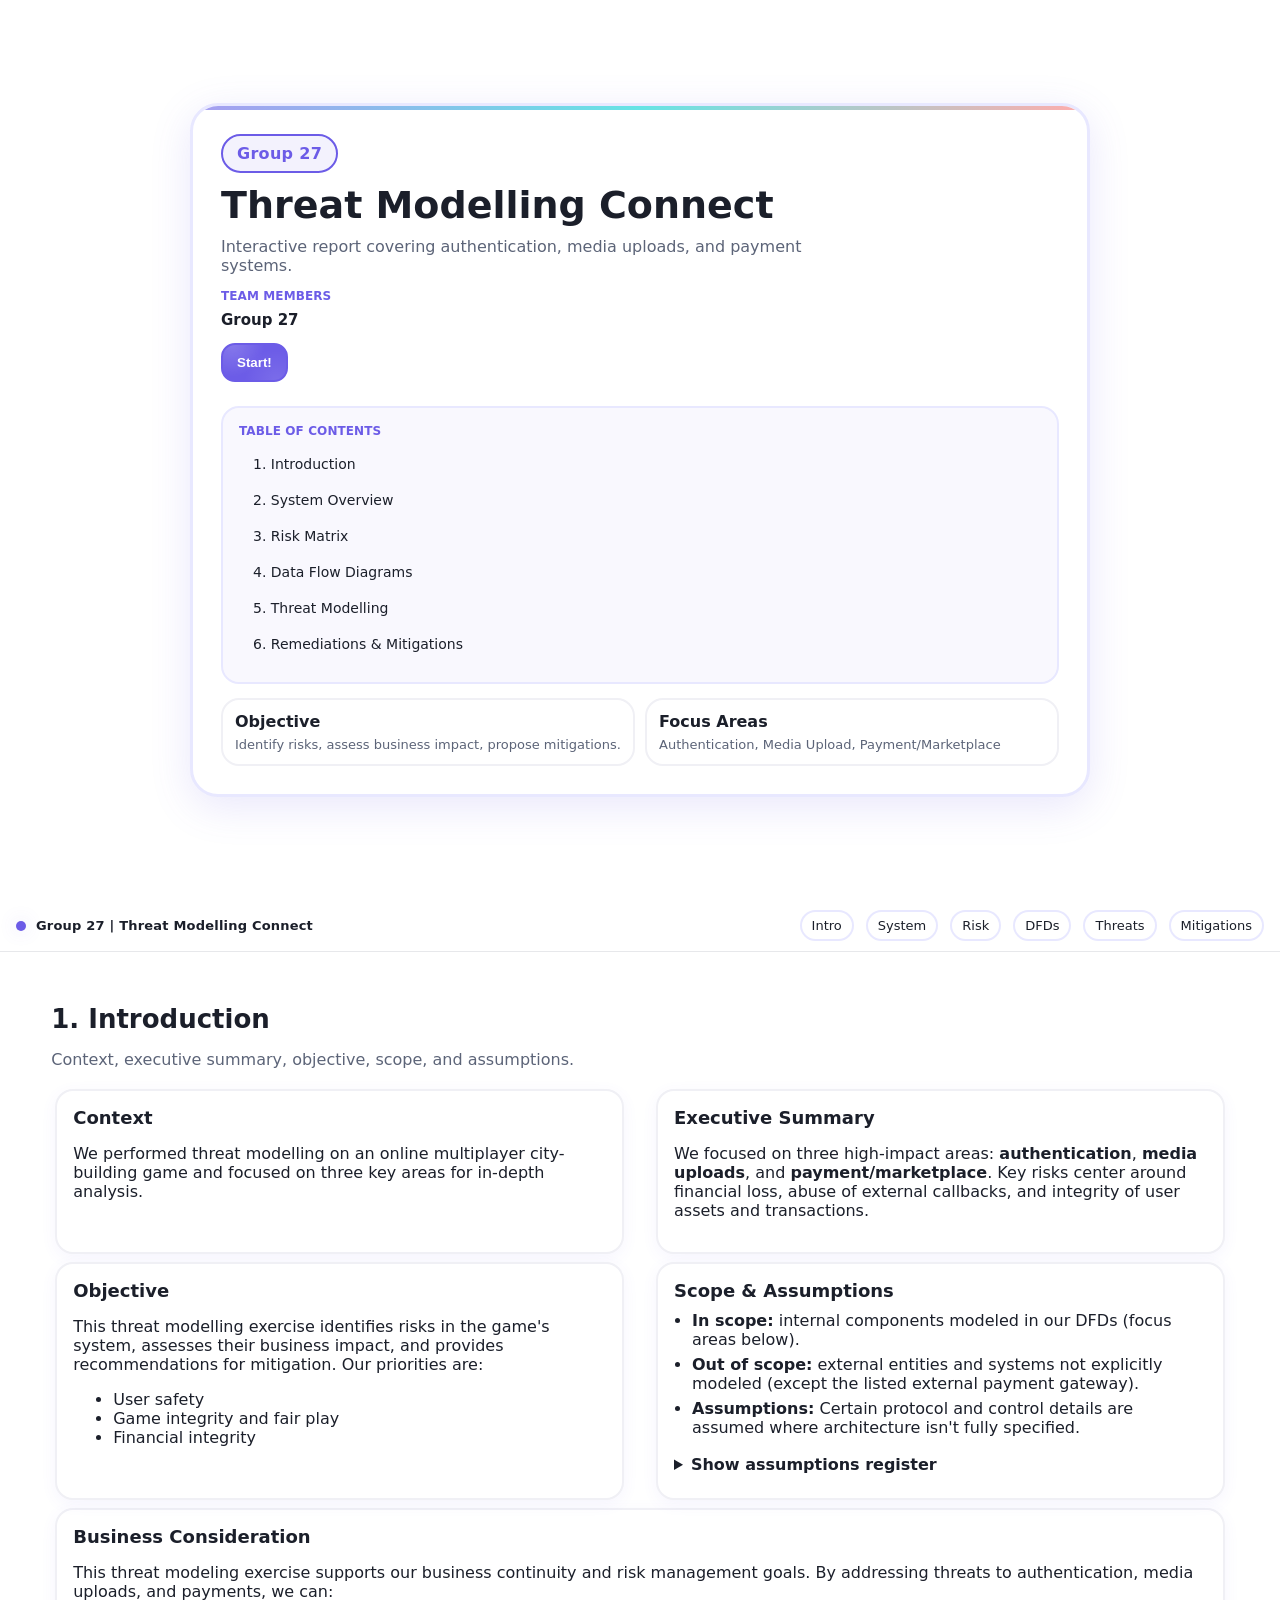
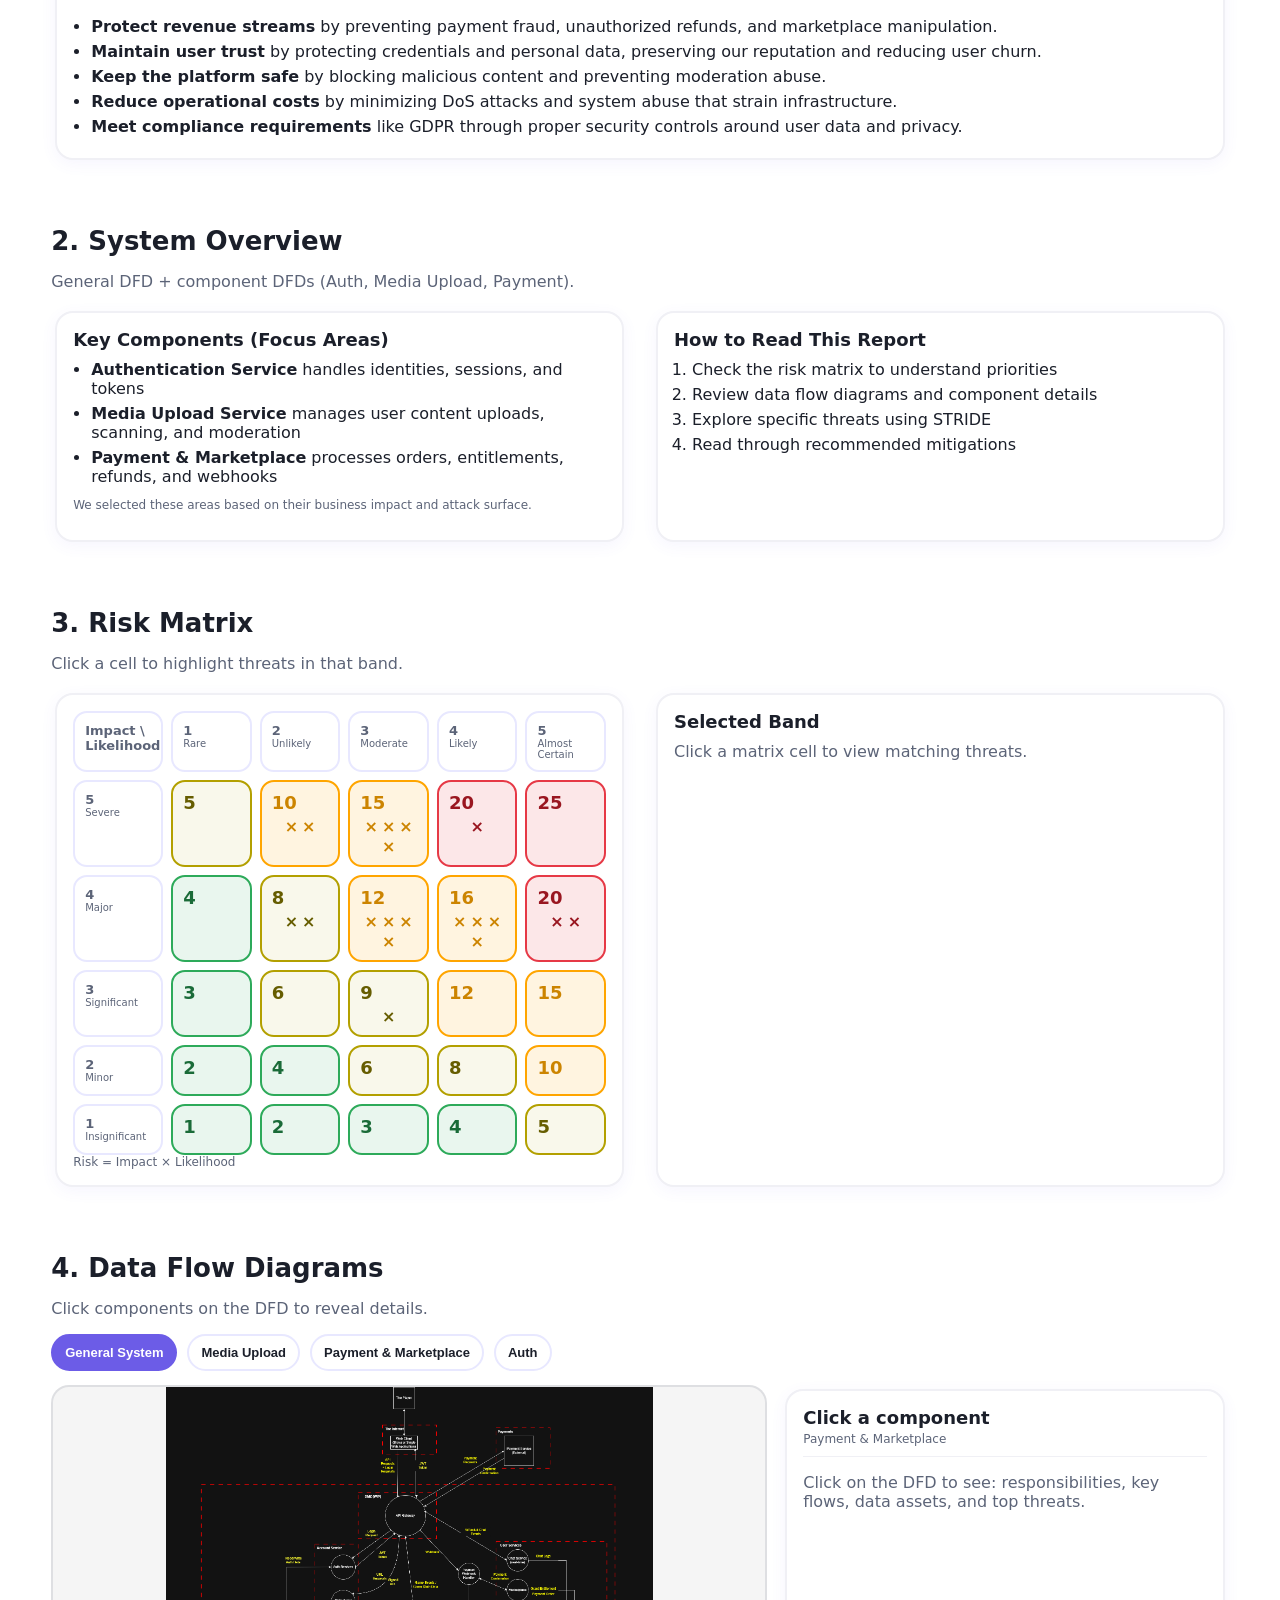
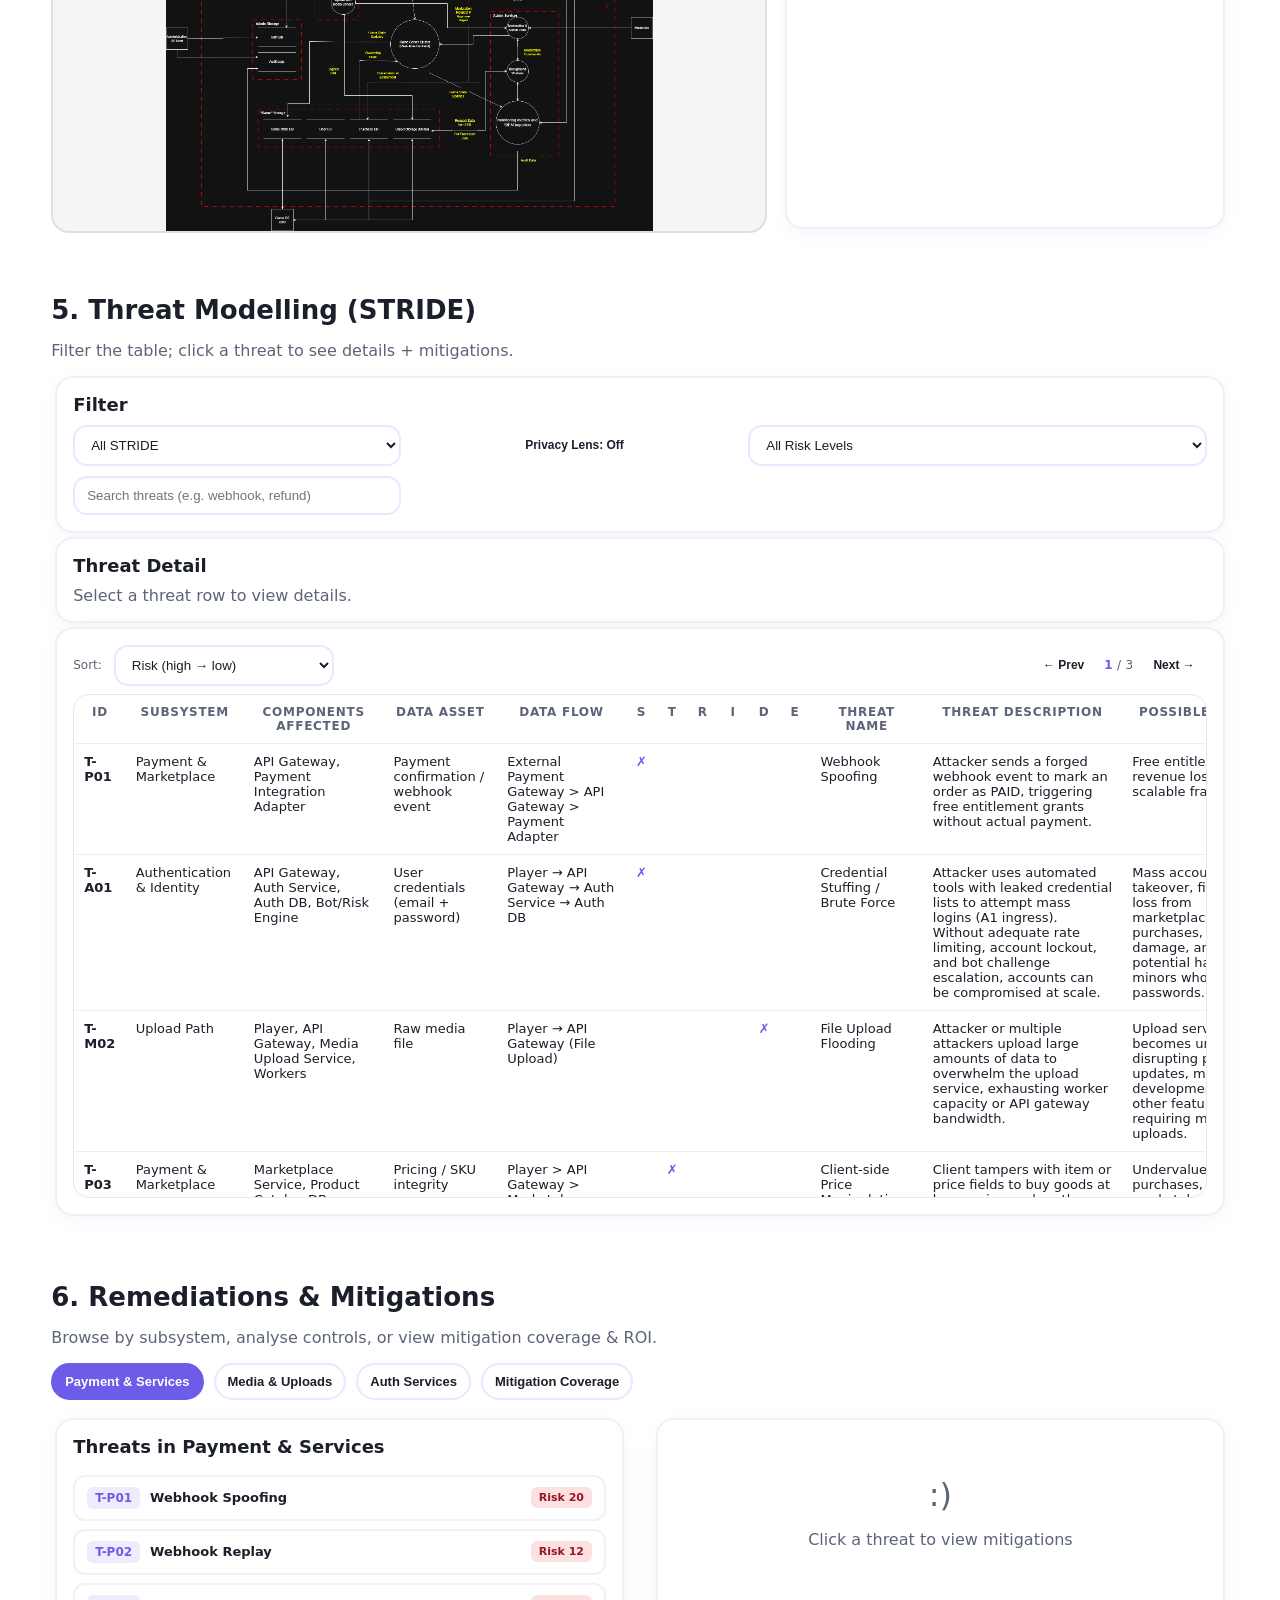
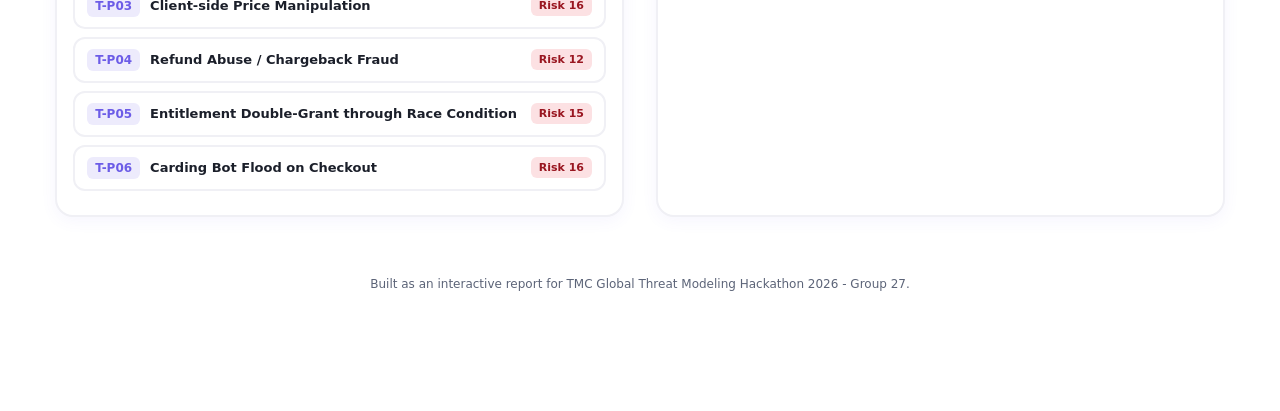
<file: index.html>
<!doctype html>
<html lang="en">
<head>
  <meta charset="utf-8" />
  <meta name="viewport" content="width=device-width,initial-scale=1" />
  <title>Threat Modelling Connect | Group 27</title>
  <link rel="stylesheet" href="styles.css" />
</head>
<body>
  <!-- Floating particles / ambient -->
  <div class="ambient" aria-hidden="true"></div>

  <!-- Landing / Cover -->
  <section id="landing" class="panel landing">
    <div class="landing-card">
      <div class="badge">Group 27</div>
      <h1>Threat Modelling Connect</h1>
      <p class="sub">
        Interactive report covering authentication, media uploads, and payment systems.
      </p>

      <div class="names">
        <label>Team Members</label>
        <div style="font-weight:600; color:var(--text); font-size:15px;">Group 27</div>
      </div>

      <button id="startBtn" class="btn primary">
        Start!
        <span class="spark" aria-hidden="true"></span>
      </button>

      <div class="toc">
        <label class="toc-title">Table of Contents</label>
        <ul class="toc-list">
          <li><a href="#intro" class="toc-link">1. Introduction</a></li>
          <li><a href="#overview" class="toc-link">2. System Overview</a></li>
          <li><a href="#risk" class="toc-link">3. Risk Matrix</a></li>
          <li><a href="#dfds" class="toc-link">4. Data Flow Diagrams</a></li>
          <li><a href="#threats" class="toc-link">5. Threat Modelling</a></li>
          <li><a href="#remediations" class="toc-link">6. Remediations & Mitigations</a></li>
        </ul>
      </div>

      <div class="mini">
        <div class="mini-card">
          <div class="mini-title">Objective</div>
          <div class="mini-body">Identify risks, assess business impact, propose mitigations.</div>
        </div>
        <div class="mini-card">
          <div class="mini-title">Focus Areas</div>
          <div class="mini-body">Authentication, Media Upload, Payment/Marketplace</div>
        </div>
      </div>
    </div>
  </section>

  <!-- Sticky Nav -->
  <header class="topbar" id="topbar">
    <div class="topbar-left">
      <div class="dot"></div>
      <div class="topbar-title">Group 27 | Threat Modelling Connect</div>
    </div>
    <nav class="topbar-nav">
      <a href="#intro" class="navlink">Intro</a>
      <a href="#overview" class="navlink">System</a>
      <a href="#risk" class="navlink">Risk</a>
      <a href="#dfds" class="navlink">DFDs</a>
      <a href="#threats" class="navlink">Threats</a>
      <a href="#remediations" class="navlink">Mitigations</a>
    </nav>
  </header>

  <main class="container">
    <!-- 1) Introductions -->
    <section id="intro" class="panel">
      <div class="panel-head">
        <h2>1. Introduction</h2>
        <p class="muted">Context, executive summary, objective, scope, and assumptions.</p>
      </div>

      <div class="grid two">
        <article class="card">
          <h3>Context</h3>
          <p>
            We performed threat modelling on an online multiplayer city-building game
            and focused on three key areas for in-depth analysis.
          </p>
        </article>

        <article class="card">
          <h3>Executive Summary</h3>
          <p>
            We focused on three high-impact areas: <b>authentication</b>, <b>media uploads</b>, and
            <b>payment/marketplace</b>. Key risks center around financial loss, abuse of external callbacks,
            and integrity of user assets and transactions.
          </p>
        </article>
      </div>

      <div class="grid two">
        <article class="card">
          <h3>Objective</h3>
          <p>
            This threat modelling exercise identifies risks in the game's system, assesses their business impact, and provides recommendations for mitigation. Our priorities are:

            <ul>
              <li>User safety</li>
              <li>Game integrity and fair play</li>
              <li>Financial integrity</li>
            </ul>

          </p>
        </article>

        <article class="card">
          <h3>Scope &amp; Assumptions</h3>
          <ul class="clean">
            <li><b>In scope:</b> internal components modeled in our DFDs (focus areas below).</li>
            <li><b>Out of scope:</b> external entities and systems not explicitly modeled (except the listed external payment gateway).</li>
            <li><b>Assumptions:</b> Certain protocol and control details are assumed where architecture isn't fully specified.</li>
          </ul>
          <details class="details">
            <summary>Show assumptions register</summary>
            <div class="table-wrap">
              <table class="table" id="assumptionsTable">
                <thead>
                  <tr>
                    <th>Assumption</th>
                    <th>Reason</th>
                    <th>Security Impact</th>
                    <th>How to Validate</th>
                  </tr>
                </thead>
                <tbody>
                  <!-- injected by JS -->
                </tbody>
              </table>
            </div>
          </details>
        </article>
      </div>

      <div class="card">
        <h3>Business Consideration</h3>
        <p>
          This threat modeling exercise supports our business continuity and risk management goals.
          By addressing threats to authentication, media uploads, and payments, we can:
        </p>
        <ul class="clean">
          <li><b>Protect revenue streams</b> by preventing payment fraud, unauthorized refunds, and marketplace manipulation.</li>
          <li><b>Maintain user trust</b> by protecting credentials and personal data, preserving our reputation and reducing user churn.</li>
          <li><b>Keep the platform safe</b> by blocking malicious content and preventing moderation abuse.</li>
          <li><b>Reduce operational costs</b> by minimizing DoS attacks and system abuse that strain infrastructure.</li>
          <li><b>Meet compliance requirements</b> like GDPR through proper security controls around user data and privacy.</li>
        </ul>
      </div>
    </section>

    <!-- 2) System overview -->
    <section id="overview" class="panel">
      <div class="panel-head">
        <h2>2. System Overview</h2>
        <p class="muted">General DFD + component DFDs (Auth, Media Upload, Payment).</p>
      </div>

      <div class="grid two">
        <article class="card">
          <h3>Key Components (Focus Areas)</h3>
          <ul class="clean">
            <li><b>Authentication Service</b> handles identities, sessions, and tokens</li>
            <li><b>Media Upload Service</b> manages user content uploads, scanning, and moderation</li>
            <li><b>Payment &amp; Marketplace</b> processes orders, entitlements, refunds, and webhooks</li>
          </ul>
          <p class="muted tiny">
            We selected these areas based on their business impact and attack surface.
          </p>
        </article>

        <article class="card">
          <h3>How to Read This Report</h3>
          <ol class="clean">
            <li>Check the risk matrix to understand priorities</li>
            <li>Review data flow diagrams and component details</li>
            <li>Explore specific threats using STRIDE</li>
            <li>Read through recommended mitigations</li>
          </ol>
        </article>
      </div>
    </section>

    <!-- 3) Risk matrix -->
    <section id="risk" class="panel">
      <div class="panel-head">
        <h2>3. Risk Matrix</h2>
        <p class="muted">Click a cell to highlight threats in that band.</p>
      </div>

      <div class="grid two">
        <div class="card">
          <div class="matrix" id="riskMatrix" aria-label="Risk Matrix">
            <!-- built by JS -->
          </div>
          <div class="muted tiny">Risk = Impact × Likelihood</div>
        </div>

        <div class="card">
          <h3>Selected Band</h3>
          <div id="matrixDetail" class="muted">Click a matrix cell to view matching threats.</div>
        </div>
      </div>
    </section>

    <!-- 4) DFDs -->
    <section id="dfds" class="panel">
      <div class="panel-head">
        <h2>4. Data Flow Diagrams</h2>
        <p class="muted">Click components on the DFD to reveal details.</p>
      </div>

      <div class="tabs" role="tablist" aria-label="DFD Tabs">
        <button class="tab active" role="tab" aria-selected="true" data-tab="system">General System</button>
        <button class="tab" role="tab" aria-selected="false" data-tab="media">Media Upload</button>
        <button class="tab" role="tab" aria-selected="false" data-tab="payment">Payment &amp; Marketplace</button>
        <button class="tab" role="tab" aria-selected="false" data-tab="auth">Auth</button>
      </div>

      <div class="dfd-grid">
        <div class="dfd-stage">

          <!-- General System DFD -->
          <div class="dfd-view active" id="dfd-system">
            <div class="dfd-wrap">
              <img
                src="assets/dfd-system.png"
                alt="General System DFD"
                class="dfd-img"
                id="systemDfdImg"
              />
            </div>
          </div>

          <!-- Media Upload DFD -->
          <div class="dfd-view" id="dfd-media">

            <div class="dfd-toolbar">
              <div class="pill">Interactive DFD</div>
              <div style="display:flex;gap:12px;align-items:center;">
                <span class="hint tiny">Tip: click components to zoom in</span>
                <button class="zoom-reset" id="mediaZoomReset">Reset Zoom</button>
              </div>
            </div>

            <!--
              Interactive media upload DFD with hotspots.
              Positions are percentage-based for responsive scaling.
              Adjust left/top/width/height to match your actual DFD layout.
            -->
            <div class="dfd-wrap" id="mediaDfdWrap">
              <img
                src="assets/dfd-media.png"
                alt="Media Upload DFD"
                class="dfd-img"
                id="mediaDfdImg"
              />

              <!--
                Hotspots: adjust these percentage values to match
                the actual positions in your DFD image.
              -->
              <button class="hotspot" style="left:20.5%;top:42.5%;width:14%;height:20%;"  data-comp="mediaApiGateway"        data-zoom="2.8" aria-label="API Gateway"></button>
              <button class="hotspot" style="left:43%;top:42.5%;width:14%;height:20%;"  data-comp="mediaUploadService"    data-zoom="2.6" aria-label="Media Upload Service"></button>
              <button class="hotspot" style="left:58%;top:40%;width:10%;height:20%;"  data-comp="approvedQuarantineZones" data-zoom="2.2" aria-label="Approved/Quarantine Zones"></button>
              <button class="hotspot" style="left:55%;top:7.5%;width:14%;height:20%;"  data-comp="contentCdn"            data-zoom="2.8" aria-label="Content CDN Server"></button>
              <button class="hotspot" style="left:75%;top:31%;width:8%;height:25%;"  data-comp="moderatorZone"         data-zoom="2.6" aria-label="Moderator Zone"></button>
              <button class="hotspot" style="left:87.5%;top:36%;width:8%;height:37%;"  data-comp="workerZone"            data-zoom="2.6" aria-label="Worker Zone"></button>
            </div>
          </div>

          <!-- Payment DFD -->
          <div class="dfd-view" id="dfd-payment">

            <div class="dfd-toolbar">
              <div class="pill">Interactive DFD</div>
              <div style="display:flex;gap:12px;align-items:center;">
                <span class="hint tiny">Tip: click components to zoom in</span>
                <button class="zoom-reset" id="zoomReset">Reset Zoom</button>
              </div>
            </div>

            <!--
              KEY FIX: dfd-wrap has overflow:hidden and a fixed height.
              The image is scaled via transform-origin set to the hotspot centre,
              so CSS zoom naturally brings that point into view - no scroll math.
              Hotspots are children of dfd-wrap so they scale with the image.
            -->
            <div class="dfd-wrap" id="paymentDfdWrap">
              <img
                src="assets/dfd-payment.svg"
                alt="Payment &amp; Marketplace DFD"
                class="dfd-img"
                id="paymentDfdImg"
              />

              <!--
                Hotspots: percentage-based, sitting on top of the image.
                Their left/top values are the component centre coords we zoom toward.
              -->
              <button class="hotspot" style="left:17%;top:25%;width:9%;height:14%;"   data-comp="apiGateway"      data-zoom="2.8" aria-label="API Gateway"></button>
              <button class="hotspot" style="left:32%;top:18%;width:13%;height:18%;"  data-comp="marketplace"     data-zoom="2.8" aria-label="Marketplace Service"></button>
              <button class="hotspot" style="left:48%;top:18%;width:13%;height:18%;"  data-comp="paymentAdapter"  data-zoom="2.8" aria-label="Payment Integration Adapter"></button>
              <button class="hotspot" style="left:36%;top:45%;width:9%;height:14%;"  data-comp="entitlement"     data-zoom="2.8" aria-label="Entitlement Service"></button>
              <button class="hotspot" style="left:15%;top:67%;width:27%;height:25%;"  data-comp="datastores"      data-zoom="1.8" aria-label="Data Stores"></button>
              <button class="hotspot" style="left:61%;top:15%;width:38%;height:10%;"  data-comp="externalGateway" data-zoom="2.2" aria-label="External Payment Gateway"></button>
              <button class="hotspot" style="left:61%;top:52%;width:38%;height:18%;"  data-comp="secretsVault"    data-zoom="2.2" aria-label="Secrets Vault"></button>
            </div>
          </div>

          <!-- Auth DFD -->
          <div class="dfd-view" id="dfd-auth">

            <div class="dfd-toolbar">
              <div class="pill">Interactive DFD</div>
              <div style="display:flex;gap:12px;align-items:center;">
                <span class="hint tiny">Tip: click components to zoom in</span>
                <button class="zoom-reset" id="authZoomReset">Reset Zoom</button>
              </div>
            </div>

            <div class="dfd-wrap" id="authDfdWrap">
              <img
                src="assets/dfd-authentication.svg"
                alt="Authentication &amp; Identity DFD"
                class="dfd-img"
                id="authDfdImg"
              />

              <!-- Hotspots calculated from SVG dimensions 1950×1200 -->
              <button class="hotspot" style="left:16%;top:20%;width:8%;height:12%;"   data-comp="authApiGateway"     data-zoom="2.8" aria-label="API Gateway"></button>
              <button class="hotspot" style="left:34%;top:17%;width:10%;height:17%;"  data-comp="authService"        data-zoom="2.4" aria-label="Auth Service"></button>
              <button class="hotspot" style="left:51%;top:9%;width:7%;height:11%;"    data-comp="authEmailWorker"    data-zoom="2.8" aria-label="Email Worker"></button>
              <button class="hotspot" style="left:52%;top:23%;width:7%;height:10%;"   data-comp="authMfaService"     data-zoom="2.8" aria-label="MFA Verification"></button>
              <button class="hotspot" style="left:29%;top:42%;width:7%;height:10%;"   data-comp="authUserProfile"    data-zoom="2.8" aria-label="User Profile Service"></button>
              <button class="hotspot" style="left:42%;top:47%;width:6%;height:10%;"   data-comp="authBotRiskEngine"  data-zoom="2.8" aria-label="Bot / Risk Engine"></button>
              <button class="hotspot" style="left:53%;top:46%;width:7%;height:11%;"   data-comp="authPolicyService"  data-zoom="2.8" aria-label="Parental Consent / Policy Service"></button>
              <button class="hotspot" style="left:14%;top:62%;width:53%;height:29%;"  data-comp="authDatastores"     data-zoom="1.8" aria-label="Data Stores"></button>
              <button class="hotspot" style="left:68%;top:7%;width:30%;height:13%;"   data-comp="authExtEmail"       data-zoom="2.2" aria-label="External Email Provider"></button>
              <button class="hotspot" style="left:68%;top:22%;width:30%;height:14%;"  data-comp="authExtMfa"         data-zoom="2.2" aria-label="External MFA / SMS Provider"></button>
              <button class="hotspot" style="left:68%;top:45%;width:30%;height:14%;"  data-comp="authSecretsVault"   data-zoom="2.2" aria-label="Secrets Vault"></button>
            </div>
          </div>

        </div><!-- /dfd-stage -->

        <!-- Side panel: component details -->
        <aside class="dfd-panel card" id="dfdPanel">
          <div class="dfd-panel-head">
            <h3 id="compTitle">Click a component</h3>
            <div class="muted tiny" id="compMeta">Payment &amp; Marketplace</div>
          </div>
          <div id="compBody" class="dfd-panel-body">
            <p class="muted">
              Click on the DFD to see: responsibilities, key flows, data assets, and top threats.
            </p>
          </div>
          
          <!-- Open threats button - Always accessible -->
          <div class="dfd-panel-action" id="dfdPanelAction" style="display: none;">
            <button class="btn small primary full-width" id="openThreatsFromComp">View Related Threats</button>
          </div>
          
          <!-- Pagination controls -->
          <div class="dfd-panel-nav" id="dfdPanelNav" style="display: none;">
            <div class="dfd-panel-footer">
              <button class="btn small ghost" id="compPrevBtn" aria-label="Previous section">← Back</button>
              <div class="page-indicator">
                <span id="pageNumber" class="page-num">1</span> / <span id="pageTotal" class="page-total">4</span>
              </div>
              <button class="btn small ghost" id="compNextBtn" aria-label="Next section">Forward →</button>
            </div>
          </div>
        </aside>
      </div>
    </section>
    <!-- 5) Threat modelling -->
    <section id="threats" class="panel">
      <div class="panel-head">
        <h2>5. Threat Modelling (STRIDE)</h2>
        <p class="muted">Filter the table; click a threat to see details + mitigations.</p>
      </div>

      <div class="card">
        <h3>Filter</h3>
        <div class="filters">
            <div class="filter-toggle-container">
              <select id="strideFilter" class="select">
                <option value="ALL">All STRIDE</option>
                <option value="S">Spoofing</option>
                <option value="T">Tampering</option>
                <option value="R">Repudiation</option>
                <option value="I">Information Disclosure</option>
                <option value="D">Denial of Service</option>
                <option value="E">Elevation of Privilege</option>
              </select>

              <select id="linddunFilter" class="select" style="display:none;">
                <option value="ALL">All LINDDUN</option>
                <option value="L">L (Linkability)</option>
                <option value="I">I (Identifiability)</option>
                <option value="N">N (Non-repudiation)</option>
                <option value="D">D (Detectability)</option>
                <option value="Di">Di (Information Disclosure)</option>
                <option value="U">U (Unawareness)</option>
                <option value="Nc">Nc (Non-compliance)</option>
              </select>
            </div>

            <button id="privacyToggleBtn" class="btn small ghost" type="button">Privacy Lens: Off</button>

            <select id="riskFilter" class="select">
              <option value="ALL">All Risk Levels</option>
              <option value="Acceptable">Acceptable (1-4)</option>
              <option value="Adequate">Adequate (5-9)</option>
              <option value="Tolerable">Tolerable (10-16)</option>
              <option value="Unacceptable">Unacceptable (17-25)</option>
            </select>

            <input id="searchThreats" class="input" placeholder="Search threats (e.g. webhook, refund)"/>
          </div>
      </div>

      <div class="card">
        <h3>Threat Detail</h3>
        <div id="threatDetail" class="muted">
          Select a threat row to view details.
        </div>
      </div>

      <div class="card">
          <div style="display:flex;justify-content:space-between;align-items:center;margin-bottom:8px;">
            <div style="display:flex;gap:12px;align-items:center;">
              <label class="muted tiny" for="threatSort">Sort:</label>
              <select id="threatSort" class="select" style="width:220px;">
                <option value="risk_desc">Risk (high → low)</option>
                <option value="risk_asc">Risk (low → high)</option>
                <option value="likelihood_desc">Likelihood (high → low)</option>
                <option value="impact_desc">Impact (high → low)</option>
                <option value="id_asc">ID (A → Z)</option>
              </select>
            </div>

            <div style="display:flex;gap:8px;align-items:center;">
              <button class="btn small ghost" id="threatPrevBtn">← Prev</button>
              <div class="page-indicator"><span id="threatPageNum" class="page-num">1</span> / <span id="threatPageTotal">1</span></div>
              <button class="btn small ghost" id="threatNextBtn">Next →</button>
            </div>
          </div>

          <div class="table-wrap">
          <table class="table" id="threatTable">
            <thead>
              <tr>
                <th>ID</th>
                <th>Subsystem</th>
                <th>Components Affected</th>
                <th>Data Asset</th>
                <th>Data Flow</th>
                <th>S</th>
                <th>T</th>
                <th>R</th>
                <th>I</th>
                <th>D</th>
                <th>E</th>
                <th>Threat Name</th>
                <th>Threat Description</th>
                <th>Possible Impact</th>
                <th>Likelihood Score</th>
                <th>Impact Score</th>
              </tr>
            </thead>
            <tbody>
              <!-- injected by JS -->
            </tbody>
          </table>
          <table class="table" id="privacyTable" style="display:none;">
            <thead>
              <tr>
                <th>ID</th>
                <th>Subsystem</th>
                <th>LINDDUN Categories</th>
                <th>Personal Data</th>
                <th>Privacy Impact</th>
                <th>Privacy Controls</th>
                <th>Likelihood Score</th>
                <th>Impact Score</th>
              </tr>
            </thead>
            <tbody>
              <!-- injected by JS -->
            </tbody>
          </table>
        </div>
      </div>
    </section>

    <!-- 6) Remediations / Mitigations -->
    <section id="remediations" class="panel">
      <div class="panel-head">
        <h2>6. Remediations & Mitigations</h2>
        <p class="muted">Browse by subsystem, analyse controls, or view mitigation coverage &amp; ROI.</p>
      </div>

      <!-- Subsystem tabs -->
      <div class="tabs" role="tablist" aria-label="Subsystem Tabs">
        <button class="tab active" role="tab" aria-selected="true" data-subsystem="Payment & Marketplace">Payment & Services</button>
        <button class="tab" role="tab" aria-selected="false" data-subsystem="Media Upload">Media & Uploads</button>
        <button class="tab" role="tab" aria-selected="false" data-subsystem="Auth">Auth Services</button>
        <button class="tab" role="tab" aria-selected="false" data-subsystem="Coverage">Mitigation Coverage</button>
      </div>

      <div class="grid two" id="remediationGrid">
        <!-- Threats list (left) -->
        <div class="card">
          <h3 id="remedThreatsTitle">Threats in Payment & Services</h3>
          <div class="dfd-panel-body" id="remedThreatsBody" style="max-height: 500px; overflow-y: auto;">
            <ul class="clean" id="remedThreatsList">
              <!-- injected by JS -->
            </ul>
          </div>
        </div>

        <!-- Mitigation detail (right) -->
        <div class="card">
          <div id="remedDetail">
            <div class="remediation-empty">
              <div style="font-size: 32px; margin-bottom: 10px;">:)</div>
              <p class="muted">Click a threat to view mitigations</p>
            </div>
          </div>
        </div>
      </div>
    </section>
    <footer class="footer">
      <div class="muted tiny">
        Built as an interactive report for TMC Global Threat Modeling Hackathon 2026 - Group 27.
      </div>
    </footer>
  </main>

  <!-- Quick modal -->
  <div class="modal" id="modal" aria-hidden="true">
    <div class="modal-card">
      <div class="modal-head">
        <div id="modalTitle" class="modal-title">Title</div>
        <button id="modalClose" class="btn ghost small" aria-label="Close">✕</button>
      </div>
      <div id="modalBody" class="modal-body"></div>
    </div>
  </div>

  <script src="app.js"></script>
</body>
</html>
</file>
<file: styles.css>
:root {
  --bg: #f6f7ff;
  --panel: #ffffff;
  --card: #ffffff;
  --text: #1b1f2a;
  --muted: #5c6478;

  --accent: #6c5ce7;
  --accent2: #00d2d3;
  --accent3: #ff7675;
  --success: #2daa5a;
  --warning: #ffa500;
  --danger: #e63946;

  --line: rgba(20, 30, 60, .14);
  --glow: rgba(108, 92, 231, .22);

  --radius: 18px;
  --shadow: 0 18px 40px rgba(24, 32, 56, .12);
  --mono: ui-monospace, SFMono-Regular, Menlo, Monaco, Consolas, "Liberation Mono", "Courier New", monospace;
  --sans: ui-sans-serif, system-ui, -apple-system, Segoe UI, Roboto, Helvetica, Arial;
}

* { box-sizing: border-box }
html, body { height: 100% }
body {
  margin: 0;
  font-family: var(--sans);
  color: var(--text);
  background: #ffffff;
  overflow-x: hidden;
}

.ambient {
  position: fixed; inset: 0;
  pointer-events: none;
  background: transparent;
  opacity: 0;
  animation: drift 12s ease-in-out infinite;
}
@keyframes drift {
  0% { transform: translateY(0) }
  50% { transform: translateY(12px) }
  100% { transform: translateY(0) }
}

.container {
  width: min(1200px, 92vw);
  margin: 0 auto;
  padding: 28px 0 80px;
}

.panel { padding: 24px 0 38px }
.panel-head { margin-bottom: 14px }
.panel-head h2 { margin: 0 0 6px; font-size: 26px }
.muted { color: var(--muted) }
.tiny { font-size: 12px }
code { font-family: var(--mono); font-size: .95em }

/* ── Topbar ── */
.topbar {
  position: sticky; top: 0; z-index: 40;
  display: flex; align-items: center; justify-content: space-between;
  padding: 10px 16px;
  background: rgba(255, 255, 255, .78);
  border-bottom: 1px solid rgba(20, 30, 60, .10);
  backdrop-filter: blur(12px);
  transform: translateY(-110%);
  transition: transform .55s ease;
}
.topbar.show { transform: translateY(0) }
.topbar-left { display: flex; gap: 10px; align-items: center }
.dot {
  width: 10px; height: 10px; border-radius: 999px;
  background: var(--accent);
  box-shadow: 0 0 18px var(--glow);
}
.topbar-title { font-weight: 700; font-size: 13px; letter-spacing: .2px }
.topbar-nav { display: flex; gap: 12px; flex-wrap: wrap }
.navlink {
  color: var(--text); text-decoration: none;
  font-size: 13px; padding: 6px 10px; border-radius: 999px;
  border: 2px solid #e8e8ff;
  background: #ffffff;
  transition: all .2s ease;
}
.navlink:hover {
  border-color: var(--accent);
  color: var(--accent);
  box-shadow: 0 4px 12px rgba(108, 92, 231, .12);
}

/* ── Cards ── */
.card {
  background: #ffffff;
  border: 2px solid #f0f0f5;
  border-radius: var(--radius);
  box-shadow: 0 4px 16px rgba(108, 92, 231, .06);
  padding: 16px;
  margin: 4px;
  transition: border-color .2s ease, box-shadow .2s ease;
}
.card:hover {
  border-color: #e8e8ff;
  box-shadow: 0 8px 24px rgba(108, 92, 231, .12);
}
.card h3 { margin: 0 0 10px; font-size: 18px }
.clean { margin: 0; padding-left: 18px }
.clean li { margin: 6px 0 }

/* ── Grid ── */
.grid { display: grid; gap: 24px }
.grid > * { min-width: 0 } /* prevent grid blowout */
.grid.two { grid-template-columns: 1fr }
@media (min-width: 900px) {
  .grid.two { grid-template-columns: 1fr 1fr }
}

/* ── Buttons ── */
.btn {
  border: 2px solid #e8e8ff;
  color: var(--text);
  background: #ffffff;
  padding: 10px 14px;
  border-radius: 14px;
  cursor: pointer;
  font-weight: 700;
  transition: all .2s ease;
}
.btn:hover {
  border-color: var(--accent);
  box-shadow: 0 0 20px rgba(108, 92, 231, .15);
  /* No translateY - lifting the button moves it out from under the cursor,
     causing a flicker loop identical to the card hover bug. */
}

.full-width { width: 100%; display: block; text-align: center; }
.btn.primary {
  background: var(--accent);
  color: white;
  border-color: var(--accent);
  position: relative;
  overflow: hidden;
}
.btn.primary:hover {
  background: #5b4ad1;
  box-shadow: 0 8px 24px rgba(108, 92, 231, .25);
}
.btn.ghost { background: transparent; border-color: transparent }
.btn.ghost:hover {
  background: rgba(108, 92, 231, .08);
  border-color: var(--accent);
}
.btn.small {
  padding: 6px 10px;
  border-radius: 10px;
  font-size: 12px;
}

.spark {
  position: absolute; inset: -40%;
  background:
    radial-gradient(circle at 30% 20%, rgba(255, 255, 255, .18), transparent 35%),
    radial-gradient(circle at 70% 80%, rgba(255, 255, 255, .10), transparent 35%);
  animation: spark 3s ease-in-out infinite;
}
@keyframes spark {
  0% { transform: rotate(0) }
  50% { transform: rotate(20deg) }
  100% { transform: rotate(0) }
}

/* ── Landing ── */
.landing {
  min-height: 100vh;
  display: flex; align-items: center; justify-content: center;
  padding: 34px 0;
}
.landing-card {
  width: min(900px, 92vw);
  padding: 28px;
  border-radius: 28px;
  border: 3px solid #e8e8ff;
  background: #ffffff;
  box-shadow: 0 10px 40px rgba(108, 92, 231, .15);
  position: relative;
  overflow: hidden;
}
.landing-card::before {
  content: '';
  position: absolute; top: 0; left: 0;
  width: 100%; height: 4px;
  background: linear-gradient(90deg, var(--accent), var(--accent2), var(--accent3));
  opacity: .6;
}
.landing-card::after {
  content: '';
  position: absolute; top: -50%; right: -50%;
  width: 400px; height: 400px;
  background: radial-gradient(circle, rgba(108, 92, 231, .05), transparent 70%);
  pointer-events: none;
}
.badge {
  display: inline-block;
  padding: 8px 14px;
  border-radius: 999px;
  border: 2px solid var(--accent);
  background: rgba(108, 92, 231, .08);
  color: var(--accent);
  font-weight: 800;
  letter-spacing: .3px;
  margin-bottom: 10px;
  transition: all .2s ease;
}
.badge:hover { background: var(--accent); color: white }
.landing h1 { margin: 0 0 10px; font-size: 38px; color: var(--text) }
.sub { margin: 0 0 14px; color: var(--muted); max-width: 60ch }
.names { margin: 14px 0 }
.names label {
  display: block; font-size: 12px; color: var(--accent);
  margin: 0 0 8px; font-weight: 800;
  text-transform: uppercase; letter-spacing: .1px;
}
.hint { color: var(--muted); font-size: 12px }
.mini { display: grid; gap: 10px; margin-top: 14px }
@media (min-width: 900px) { .mini { grid-template-columns: 1fr 1fr } }
.mini-card {
  border-radius: 18px;
  border: 2px solid #f0f0f5;
  background: #ffffff;
  padding: 12px;
  transition: all .2s ease;
  position: relative; overflow: hidden;
}
.mini-card::before {
  content: '';
  position: absolute; top: 0; left: 0;
  width: 4px; height: 100%;
  background: var(--accent);
  opacity: 0; transition: opacity .3s ease;
}
.mini-card:hover { border-color: var(--accent2); box-shadow: 0 4px 16px rgba(0, 210, 211, .12) }
.mini-card:hover::before { opacity: 1 }
.mini-title { font-weight: 800; margin-bottom: 6px }
.mini-body { color: var(--muted); font-size: 13px }

/* ── Table of Contents ── */
.toc {
  margin-top: 24px;
  padding: 16px;
  border-radius: 18px;
  border: 2px solid #e8e8ff;
  background: rgba(108, 92, 231, .04);
}
.toc-title {
  display: block;
  font-size: 12px;
  color: var(--accent);
  font-weight: 800;
  text-transform: uppercase;
  letter-spacing: .1px;
  margin: 0 0 12px;
}
.toc-list {
  margin: 0;
  padding-left: 0;
  list-style: none;
}
.toc-list li {
  margin: 8px 0;
}
.toc-link {
  color: var(--text);
  text-decoration: none;
  font-size: 14px;
  padding: 6px 8px;
  border-radius: 8px;
  display: inline-block;
  transition: all .2s ease;
  border-left: 3px solid transparent;
  padding-left: 11px;
}
.toc-link:hover {
  color: var(--accent);
  background: rgba(108, 92, 231, .08);
  border-left-color: var(--accent);
}

/* ── Tabs ── */
.tabs { display: flex; gap: 10px; flex-wrap: wrap; margin: 10px 0 14px }
.tab {
  padding: 9px 12px;
  border-radius: 999px;
  border: 2px solid #e8e8ff;
  background: #ffffff;
  color: var(--text);
  cursor: pointer;
  font-weight: 800;
  font-size: 13px;
  transition: all .2s ease;
}
.tab:hover { border-color: var(--accent2) }
.tab.active { border-color: var(--accent); background: var(--accent); color: white }

/* ── DFD layout ── */
.dfd-grid { display: grid; gap: 14px }
@media (min-width: 1000px) { .dfd-grid { grid-template-columns: 1.6fr 1fr } }
.dfd-stage { min-height: 420px }
.dfd-view { display: none }
.dfd-view.active { display: block }

/* ── DFD toolbar (sits above the wrap) ── */
.dfd-toolbar {
  display: flex;
  align-items: center;
  justify-content: space-between;
  margin-bottom: 10px;
}

.pill {
  display: inline-flex; align-items: center; gap: 8px;
  padding: 8px 12px;
  border-radius: 999px;
  border: 2px solid var(--accent2);
  background: rgba(0, 210, 211, .08);
  font-weight: 800; font-size: 12px; color: var(--accent2);
  transition: all .2s ease;
}
.pill:hover {
  background: rgba(0, 210, 211, .15);
  box-shadow: 0 4px 12px rgba(0, 210, 211, .15);
}

/* ──────────────────────────────────────────────────────────────────────────
   DFD WRAP + ZOOM
   
   The image is scaled using CSS transform with a DYNAMIC transform-origin
   set to the hotspot's centre coordinates (set via JS).
   overflow:hidden clips the scaled image so it feels like a zoom-into-view.
   Hotspots are children of dfd-wrap so they scale identically with the image.
────────────────────────────────────────────────────────────────────────── */
.dfd-wrap {
  position: relative;
  border-radius: var(--radius);
  overflow: hidden;                          /* clips the zoomed image */
  border: 2px solid rgba(20, 30, 60, .10);
  background: rgba(0, 0, 0, .04);
  /* height is fixed so the container doesn't grow when image scales */
  aspect-ratio: 16 / 10;
  max-height: 520px;
}

.dfd-img {
  display: block;
  width: 100%;
  height: 100%;
  object-fit: contain;
  /* transform-origin is set per-component by JS */
  transform-origin: center center;
  transform: scale(1);
  transition: transform .45s cubic-bezier(0.4, 0, 0.2, 1),
              transform-origin 0s;           /* origin snaps instantly */
}

/* When the wrap has .zoomed, scale up the image */
.dfd-wrap.zoomed .dfd-img {
  transform: scale(2.6);
}

/* Highlight the wrap border when zoomed */
.dfd-wrap.zoomed {
  border-color: var(--accent);
  box-shadow: 0 0 0 3px rgba(108, 92, 231, .15);
}

/* -- Reset zoom button - shown only when zoomed -- */
.zoom-reset {
  padding: 6px 14px;
  border-radius: 999px;
  border: 1px solid var(--accent);
  background: rgba(108, 92, 231, .08);
  color: var(--accent);
  font-size: 12px; font-weight: 700;
  cursor: pointer;
  transition: all .2s ease;
  display: none;           /* hidden by default */
}
.zoom-reset:hover { background: var(--accent); color: white }

/* Show reset button whenever wrap is zoomed */
.dfd-wrap.zoomed ~ .dfd-toolbar .zoom-reset,
.dfd-toolbar:has(+ .dfd-wrap.zoomed) .zoom-reset {
  display: inline-block;
}

/* ── Hotspots ── */
.hotspot {
  position: absolute;
  border: 3px solid rgb(0, 255, 21);
  background: rgba(0, 210, 211, .15);
  border-radius: 12px;
  cursor: pointer;
  opacity: .55;
  transition: opacity .15s ease, background .15s ease, border-color .15s ease, box-shadow .15s ease;
  /* NOTE: no transform on hotspots - they share the parent's scale */
  z-index: 5;
}
.hotspot:hover {
  opacity: .60;
  background: rgba(255, 118, 117, .16);
  border-color: rgba(255, 118, 117, .65);
  box-shadow: 0 0 14px rgba(255, 118, 117, .35);
}
.hotspot.active {
  opacity: .85;
  border-color: var(--accent);
  background: rgba(108, 92, 231, .20);
  box-shadow: 0 0 20px rgba(108, 92, 231, .40), inset 0 0 10px rgba(108, 92, 231, .15);
}

.hotspot.hidden {
  opacity: 0;
  pointer-events: none;
}

/* ── Filters ── */
.filters { display: grid; gap: 10px }
@media (min-width: 650px) { .filters { grid-template-columns: 1fr 1fr 1.4fr } }
.filter-toggle-container { position: relative; width: 100% }
.filter-toggle-container .select { width: 100%; position: relative }
.select, .input {
  width: 100%;
  padding: 10px 12px;
  border-radius: 14px;
  border: 2px solid #e8e8ff;
  background: #ffffff;
  color: var(--text);
  outline: none;
  transition: border-color .2s ease, box-shadow .2s ease;
}
.select:hover, .input:hover { border-color: var(--accent2) }
.select:focus, .input:focus {
  border-color: var(--accent);
  box-shadow: 0 0 0 3px rgba(108, 92, 231, .10);
}

/* ── Tables ── */
.table-wrap { overflow: auto; border-radius: 16px; border: 1px solid rgba(20, 30, 60, .10) }
.table { width: 100%; border-collapse: collapse; min-width: 1400px }
.table th, .table td {
  padding: 10px;
  border-bottom: 1px solid rgba(20, 30, 60, .08);
  font-size: 13px; vertical-align: top;
}
.table th { font-size: 12px; text-transform: uppercase; letter-spacing: .06em; color: var(--muted) }
.table tbody tr { cursor: pointer; transition: background .2s ease, box-shadow .2s ease }
.table tbody tr:hover {
  background: rgba(108, 92, 231, .04);
  box-shadow: inset 4px 0 0 var(--accent);
}
.table td:nth-child(6),
.table td:nth-child(7),
.table td:nth-child(8),
.table td:nth-child(9),
.table td:nth-child(10),
.table td:nth-child(11) {
  text-align: center; font-weight: 900; color: var(--accent);
}

.tag {
  display: inline-flex; align-items: center; gap: 6px;
  padding: 2px 8px; border-radius: 999px;
  border: 1px solid rgba(20, 30, 60, .18);
  font-size: 12px; background: rgba(20, 30, 60, .04);
}
.tag.high { border-color: rgba(255, 118, 117, .70); background: rgba(255, 118, 117, .18) }
.tag.crit { border-color: rgba(108, 92, 231, .70); background: rgba(108, 92, 231, .18) }
.tag.med  { border-color: rgba(0, 210, 211, .70); background: rgba(0, 210, 211, .16) }
.tag.low  { border-color: rgba(45, 170, 90, .55); background: rgba(45, 170, 90, .14) }

.details { margin-top: 10px }
.details summary { cursor: pointer; color: var(--text); font-weight: 800; padding: 8px 0; transition: color .2s ease }
.details summary:hover { color: var(--accent) }
/* assumptions table sits inside a half-width card - let it scroll instead of breaking out */
.details .table-wrap { width: 100%; overflow-x: auto }
#assumptionsTable { min-width: 600px }

/* ── Risk Matrix ── */
.matrix {
  display: grid;
  grid-template-columns: 90px repeat(5, 1fr);
  gap: 8px;
  align-items: stretch;
}
.mhead {
  border-radius: 14px; border: 2px solid #e8e8ff; background: #ffffff;
  padding: 10px; font-size: 13px; font-weight: 900; color: var(--muted);
}
.mcell {
  border-radius: 14px; padding: 10px; font-size: 13px;
  cursor: pointer; font-weight: 700; border: 2px solid #e8e8ff; background: #ffffff;
  transition: transform .15s ease, border-color .15s ease, background .15s ease;
}
.mcell:hover { transform: translateY(-2px); box-shadow: 0 6px 20px rgba(0,0,0,.08) }
.mcell.active { border-color: var(--accent); box-shadow: 0 0 0 3px rgba(108,92,231,.15) inset }

/* Risk score colour bands */
.mcell[data-score="1"],.mcell[data-score="2"],.mcell[data-score="3"],.mcell[data-score="4"] {
  border-color: var(--success); background: rgba(45,170,90,.10); color: #1a6b38;
}
.mcell[data-score="5"],.mcell[data-score="6"],.mcell[data-score="7"],.mcell[data-score="8"],.mcell[data-score="9"] {
  border-color: #b3a000; background: rgba(179,160,0,.08); color: #665d00;
}
.mcell[data-score="10"],.mcell[data-score="11"],.mcell[data-score="12"],
.mcell[data-score="13"],.mcell[data-score="14"],.mcell[data-score="15"],.mcell[data-score="16"] {
  border-color: var(--warning); background: rgba(255,165,0,.12); color: #cc8400;
}
.mcell[data-score="17"],.mcell[data-score="18"],.mcell[data-score="19"],.mcell[data-score="20"],
.mcell[data-score="21"],.mcell[data-score="22"],.mcell[data-score="23"],.mcell[data-score="24"],.mcell[data-score="25"] {
  border-color: #e63946; background: rgba(230,57,70,.12); color: #991620;
}

/* ── Matrix cell score and pips ── */
.mcell-score {
  font-size: 18px;
  font-weight: 800;
  margin-bottom: 6px;
}
.pips {
  display: flex;
  flex-wrap: wrap;
  gap: 4px;
  justify-content: center;
  margin-top: 6px;
}
.pip {
  font-size: 16px;
  font-weight: 900;
  line-height: 1;
}
/* Pip colors match the cell background */
.mcell[data-score="1"] .pip,.mcell[data-score="2"] .pip,.mcell[data-score="3"] .pip,.mcell[data-score="4"] .pip { color: #1a6b38 }
.mcell[data-score="5"] .pip,.mcell[data-score="6"] .pip,.mcell[data-score="7"] .pip,.mcell[data-score="8"] .pip,.mcell[data-score="9"] .pip { color: #665d00 }
.mcell[data-score="10"] .pip,.mcell[data-score="11"] .pip,.mcell[data-score="12"] .pip,
.mcell[data-score="13"] .pip,.mcell[data-score="14"] .pip,.mcell[data-score="15"] .pip,.mcell[data-score="16"] .pip { color: #cc8400 }
.mcell[data-score="17"] .pip,.mcell[data-score="18"] .pip,.mcell[data-score="19"] .pip,.mcell[data-score="20"] .pip,
.mcell[data-score="21"] .pip,.mcell[data-score="22"] .pip,.mcell[data-score="23"] .pip,.mcell[data-score="24"] .pip,.mcell[data-score="25"] .pip { color: #991620 }

/* ── Matrix cell threat IDs ── */
.cell-threat-id {
  color: var(--accent);
  text-decoration: none;
  font-weight: 700;
  font-size: 11px;
  padding: 2px 4px;
  border-radius: 4px;
  transition: all .2s ease;
  display: inline-block;
}
.cell-threat-id:hover {
  background: rgba(108, 92, 231, .15);
  text-decoration: underline;
}

.band-threat-link {
  color: var(--accent);
  text-decoration: none;
  cursor: pointer;
  transition: all .2s ease;
}
.band-threat-link:hover {
  color: var(--accent2);
  text-decoration: underline;
}

/* ── Highlighted threat row ── */
#threatTable tbody tr.highlighted {
  background: rgba(108, 92, 231, .08);
  box-shadow: inset 0 0 0 2px var(--accent);
}

/* ── Footer ── */
.footer { padding: 18px 0 40px; text-align: center }

/* ── Modal ── */
.modal {
  position: fixed; inset: 0;
  display: none; place-items: center;
  background: rgba(0,0,0,.55);
  z-index: 60;
}
.modal.show { display: grid }
.modal-card {
  width: min(760px, 92vw);
  border-radius: 20px;
  border: 1px solid rgba(20,30,60,.12);
  background: #ffffff;
  box-shadow: var(--shadow);
  overflow: hidden;
}
.modal-head {
  display: flex; justify-content: space-between; align-items: center;
  padding: 12px 14px;
  border-bottom: 1px solid rgba(20,30,60,.08);
}
.modal-title { font-weight: 900 }
.modal-body { padding: 14px; color: var(--text) }

/* ── DFD side panel ── */
.dfd-panel { overflow-y: auto }
.dfd-panel-head { margin-bottom: 12px; border-bottom: 1px solid #f0f0f5; padding-bottom: 10px }
.dfd-panel-head h3 { margin: 0 0 4px }

.dfd-panel-body {
  animation: fadeIn 0.3s ease-in-out;
}
@keyframes fadeIn {
  from {
    opacity: 0;
    transform: translateY(-4px);
  }
  to {
    opacity: 1;
    transform: translateY(0);
  }
}

.dfd-panel-body .kv { margin-bottom: 12px }
.dfd-panel-body b { display: block; margin-bottom: 4px; font-size: 13px; color: var(--accent) }

/* ── DFD Panel Pagination ── */
.dfd-panel-action { margin-bottom: 12px }
.dfd-panel-action .btn.full-width {
  width: 100%;
  display: block;
}

.dfd-panel-nav { margin-top: 18px; border-top: 1px solid #f0f0f5; padding-top: 12px }
.dfd-panel-footer {
  display: flex;
  align-items: center;
  justify-content: space-between;
  gap: 12px;
}
.page-indicator {
  font-size: 12px;
  color: var(--muted);
  font-weight: 500;
  letter-spacing: 0.3px;
}
.page-num {
  color: var(--accent);
  font-weight: 700;
}
.dfd-panel-footer .btn:disabled {
  opacity: 0.4;
  cursor: not-allowed;
}
.dfd-panel-footer .btn {
  flex: 1;
  font-size: 12px;
  padding: 8px 12px;
}

/* ── Remediations Section ── */
.remediation-empty {
  text-align: center;
  padding: 40px 20px;
  color: var(--muted);
}

#remedThreatsList {
  margin: 0;
  padding-left: 0;
}

#remedThreatsList li {
  list-style: none;
  margin: 8px 0;
  padding: 0;
}

.threat-item {
  display: flex;
  align-items: center;
  gap: 10px;
  padding: 10px 12px;
  border-radius: 12px;
  border: 2px solid #f0f0f5;
  background: #ffffff;
  cursor: pointer;
  transition: all .2s ease;
}

.threat-item:hover {
  border-color: var(--accent2);
  box-shadow: 0 4px 12px rgba(0, 210, 211, .12);
  transform: translateX(4px);
}

.threat-item.active {
  border-color: var(--accent);
  background: rgba(108, 92, 231, .08);
  box-shadow: inset 4px 0 0 var(--accent);
}

.threat-item-id {
  font-weight: 900;
  font-size: 12px;
  color: var(--accent);
  flex-shrink: 0;
  padding: 4px 8px;
  border-radius: 6px;
  background: rgba(108, 92, 231, .12);
}

.threat-item-name {
  flex: 1;
  font-weight: 600;
  font-size: 13px;
}

.threat-item-risk {
  padding: 4px 8px;
  border-radius: 6px;
  font-size: 11px;
  font-weight: 700;
  flex-shrink: 0;
}

.threat-item-risk.high {
  background: rgba(230, 57, 70, .15);
  color: #991620;
}

.threat-item-risk.med {
  background: rgba(255, 165, 0, .15);
  color: #cc8400;
}

.threat-item-risk.low {
  background: rgba(45, 170, 90, .15);
  color: #1a6b38;
}

/* Mitigation detail pane */
.mitigation-detail {
  animation: fadeIn 0.3s ease-in-out;
}

/* ROI badge and coverage table enhancements */
.roi-badge {
  display: inline-block;
  background: var(--accent-light, #e8e8ff);
  color: var(--accent-dark, #6c5ce7);
  border-radius: 4px;
  padding: 0 4px;
  font-size: 0.75rem;
  margin-right: 4px;
}
#controlMappingTable tbody tr:hover {
  background: rgba(108, 92, 231, .04);
}

/* highlight rows where a control blocks more than one threat (high ROI) */
#controlMappingTable tbody tr[data-roi]:not([data-roi="1"]) {
  background: rgba(0, 210, 211, .08);
}
.control-impl {
  font-size: 12px;
  color: var(--muted);
  margin-top: 4px;
}
.control-target {
  font-size: 11px;
  color: var(--accent2);
  margin-top: 2px;
}


.mitigation-threat-header {
  display: flex;
  align-items: center;
  gap: 10px;
  margin-bottom: 14px;
  padding-bottom: 12px;
  border-bottom: 2px solid #f0f0f5;
}

.mitigation-threat-header .threat-id-badge {
  padding: 6px 12px;
  border-radius: 8px;
  background: rgba(108, 92, 231, .15);
  color: var(--accent);
  font-weight: 800;
  font-size: 12px;
}

.mitigation-threat-header .threat-name {
  flex: 1;
}

.mitigation-threat-header .threat-name h4 {
  margin: 0;
  font-size: 15px;
  color: var(--text);
}

.mitigation-threat-header .threat-name p {
  margin: 2px 0 0;
  font-size: 12px;
  color: var(--muted);
}

.mitigations-list {
  display: grid;
  gap: 12px;
}

.mitigation-item {
  padding: 12px;
  border-radius: 12px;
  border: 2px solid #f0f0f5;
  background: rgba(0, 210, 211, .04);
  transition: all .2s ease;
}

.mitigation-item:hover {
  border-color: var(--accent2);
  background: rgba(0, 210, 211, .08);
  box-shadow: 0 4px 12px rgba(0, 210, 211, .12);
}

.mitigation-item h5 {
  margin: 0 0 6px;
  font-size: 13px;
  font-weight: 800;
  color: var(--accent2);
  display: flex;
  align-items: center;
  gap: 6px;
}

.mitigation-item p {
  margin: 0;
  font-size: 12px;
  color: var(--text);
  line-height: 1.5;
}

.mitigation-item .mitigation-tags {
  display: flex;
  gap: 6px;
  flex-wrap: wrap;
  margin-top: 8px;
}

.mitigation-tag {
  display: inline-block;
  padding: 3px 8px;
  border-radius: 999px;
  background: rgba(108, 92, 231, .10);
  color: var(--accent);
  font-size: 11px;
  font-weight: 600;
}

.remediate-action {
  margin-top: 14px;
  padding-top: 14px;
  border-top: 2px solid #f0f0f5;
  display: flex;
  gap: 8px;
}

.remediate-action .btn {
  flex: 1;
}

/* ───────── Security Mitigation Pack ───────── */

.mitigation-pack-header {
  display: flex;
  justify-content: space-between;
  align-items: center;
  margin-bottom: 14px;
  padding-bottom: 12px;
  border-bottom: 2px solid #f0f0f5;
}

.pack-controls {
  margin-bottom: 20px;
}

.card-stage { display: block; }

/* Simulator layout */
.simulator {
  display: grid;
  grid-template-columns: 1fr 1fr;
  gap: 18px;
  align-items: start;
}

.attack-flow {
  background: #ffffff;
  border: 2px solid #f0f0f5;
  padding: 14px;
  border-radius: 12px;
}

.flow-step {
  display: flex;
  gap: 12px;
  align-items: flex-start;
  margin: 8px 0;
  opacity: 0;
  transform: translateX(-8px);
  transition: opacity .32s ease, transform .32s ease;
  position: relative;
}
.flow-step.visible { opacity: 1; transform: translateX(0); }
.flow-step .step-bubble {
  min-width: 36px; height: 36px; border-radius: 999px;
  background: rgba(108,92,231,.08); color: var(--accent);
  display: grid; place-items: center; font-weight: 800;
}
.flow-step .step-content { flex: 1 }
.flow-step .step-title { font-weight: 800; color: var(--text); }
.flow-step .step-sub { font-size: 12px; color: var(--muted) }

.flow-step.blocked { opacity: .5; filter: grayscale(.2); }
.flow-step.blocked::after {
  content: 'BLOCKED'; position: absolute; right: 12px; top: 12px;
  background: rgba(230,57,70,.12); color: #991620; padding: 4px 8px; border-radius: 999px; font-weight: 800; font-size: 11px;
}

.controls-panel {
  background: #ffffff;
  border: 2px solid #f0f0f5;
  padding: 14px;
  border-radius: 12px;
}
.control-item {
  display: flex; gap: 12px; align-items: center;
  padding: 10px; border-radius: 10px; border: 1px solid transparent;
  transition: all .28s ease; margin: 8px 0; background: rgba(108,92,231,.03);
}
.control-item .control-name { font-weight: 800; color: var(--accent); }
.control-item .control-desc { font-size: 12px; color: var(--muted) }
.control-item .control-indicator { margin-left: auto; min-width: 32px; text-align: center; font-weight: 900 }
.control-item.active { border-color: rgba(108,92,231,.12); background: rgba(108,92,231,.08); box-shadow: 0 8px 24px rgba(108,92,231,.08) }

.sim-controls-note { font-size: 12px; color: var(--muted); margin-top: 8px }

/* small responsive tweaks */
@media (max-width: 860px) { .simulator { grid-template-columns: 1fr } }

/* Ensure remediation columns align and scroll independently */
#remediationGrid .card { display: flex; flex-direction: column; }
#remediationGrid .card > .dfd-panel-body,
#remediationGrid .card > #remedDetail { max-height: 500px; overflow-y: auto; }

/* Keep table wrap reasonable height for long lists */
.table-wrap { max-height: 56vh; overflow: auto; }
</file>
